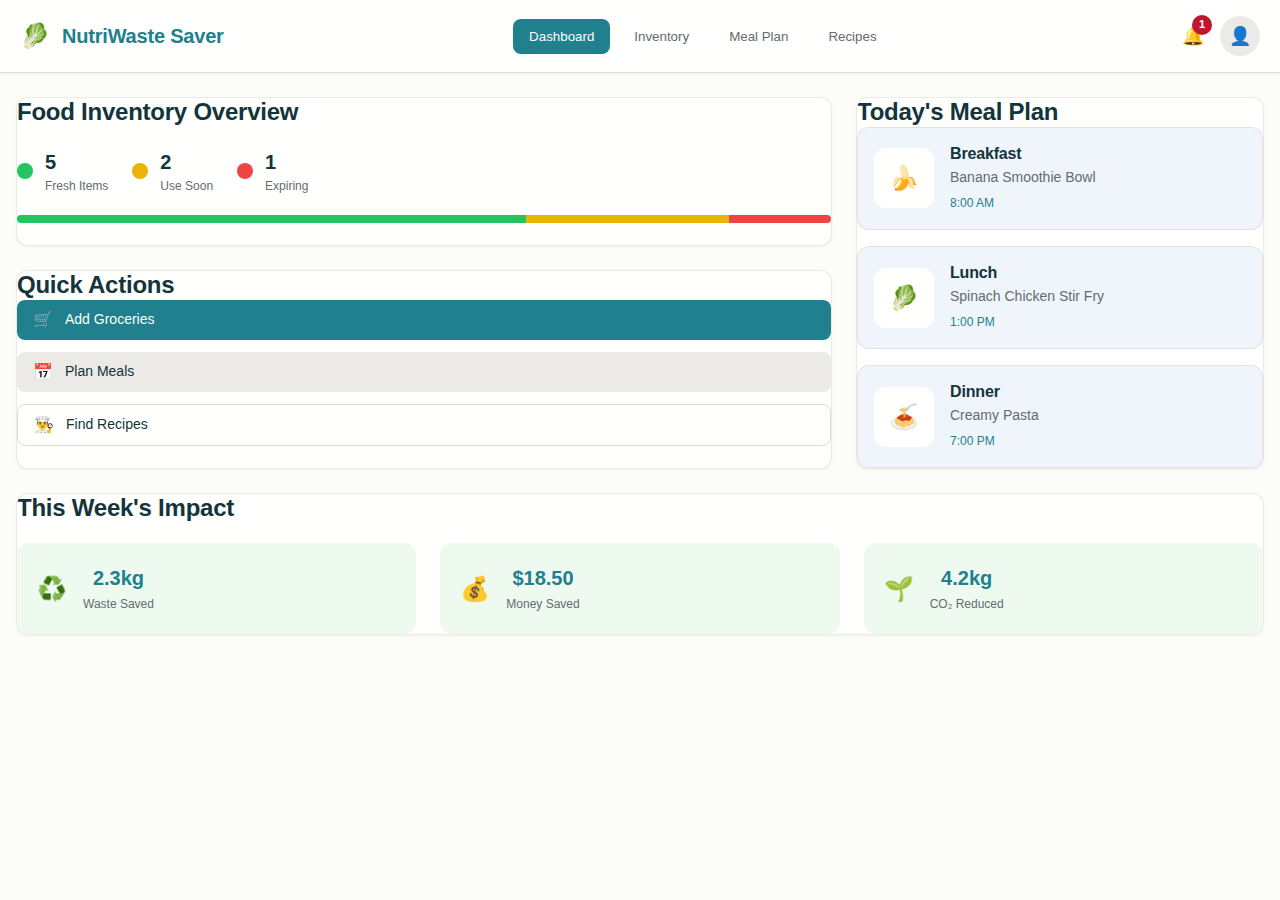
<file: index.html>
<!DOCTYPE html>
<html lang="en">
<head>
    <meta charset="UTF-8">
    <meta name="viewport" content="width=device-width, initial-scale=1.0">
    <title>NutriWaste Saver - Smart Food Management</title>
    <link rel="stylesheet" href="style.css">
</head>
<body>
    <div class="app">
        <!-- Header -->
        <header class="header">
            <div class="header-content">
                <div class="logo">
                    <span class="logo-icon">🥬</span>
                    <h1>NutriWaste Saver</h1>
                </div>
                <nav class="nav">
                    <button class="nav-btn active" data-page="dashboard">Dashboard</button>
                    <button class="nav-btn" data-page="inventory">Inventory</button>
                    <button class="nav-btn" data-page="meal-plan">Meal Plan</button>
                    <button class="nav-btn" data-page="recipes">Recipes</button>
                </nav>
                <div class="user-profile">
                    <div class="notification-bell">
                        <span class="bell-icon">🔔</span>
                        <span class="notification-count">3</span>
                    </div>
                    <div class="avatar">👤</div>
                </div>
            </div>
        </header>

        <!-- Dashboard Page -->
        <main class="page active" id="dashboard">
            <div class="container">
                <div class="dashboard-grid">
                    <!-- Food Inventory Summary -->
                    <section class="card inventory-summary">
                        <h2>Food Inventory Overview</h2>
                        <div class="inventory-stats">
                            <div class="stat-item fresh">
                                <div class="stat-circle green"></div>
                                <div class="stat-info">
                                    <span class="stat-number">8</span>
                                    <span class="stat-label">Fresh Items</span>
                                </div>
                            </div>
                            <div class="stat-item expiring-soon">
                                <div class="stat-circle yellow"></div>
                                <div class="stat-info">
                                    <span class="stat-number">3</span>
                                    <span class="stat-label">Use Soon</span>
                                </div>
                            </div>
                            <div class="stat-item expiring">
                                <div class="stat-circle red"></div>
                                <div class="stat-info">
                                    <span class="stat-number">1</span>
                                    <span class="stat-label">Expiring</span>
                                </div>
                            </div>
                        </div>
                        <div class="freshness-bar">
                            <div class="bar-segment green" style="width: 67%"></div>
                            <div class="bar-segment yellow" style="width: 25%"></div>
                            <div class="bar-segment red" style="width: 8%"></div>
                        </div>
                    </section>

                    <!-- Today's Meal Plan -->
                    <section class="card meal-preview">
                        <h2>Today's Meal Plan</h2>
                        <div class="meal-cards">
                            <div class="meal-card">
                                <div class="meal-icon">🍌</div>
                                <div class="meal-info">
                                    <h3>Breakfast</h3>
                                    <p>Banana Smoothie Bowl</p>
                                    <span class="meal-time">8:00 AM</span>
                                </div>
                            </div>
                            <div class="meal-card">
                                <div class="meal-icon">🥬</div>
                                <div class="meal-info">
                                    <h3>Lunch</h3>
                                    <p>Spinach Chicken Stir Fry</p>
                                    <span class="meal-time">1:00 PM</span>
                                </div>
                            </div>
                            <div class="meal-card">
                                <div class="meal-icon">🍝</div>
                                <div class="meal-info">
                                    <h3>Dinner</h3>
                                    <p>Creamy Pasta</p>
                                    <span class="meal-time">7:00 PM</span>
                                </div>
                            </div>
                        </div>
                    </section>

                    <!-- Quick Actions -->
                    <section class="card quick-actions">
                        <h2>Quick Actions</h2>
                        <div class="action-buttons">
                            <button class="btn btn--primary action-btn" id="add-groceries">
                                <span class="btn-icon">🛒</span>
                                Add Groceries
                            </button>
                            <button class="btn btn--secondary action-btn" id="plan-meals">
                                <span class="btn-icon">📅</span>
                                Plan Meals
                            </button>
                            <button class="btn btn--outline action-btn" id="find-recipes">
                                <span class="btn-icon">👨‍🍳</span>
                                Find Recipes
                            </button>
                        </div>
                    </section>

                    <!-- Waste Impact -->
                    <section class="card waste-impact">
                        <h2>This Week's Impact</h2>
                        <div class="impact-stats">
                            <div class="impact-item">
                                <span class="impact-icon">♻️</span>
                                <div>
                                    <span class="impact-number">2.3kg</span>
                                    <span class="impact-label">Waste Saved</span>
                                </div>
                            </div>
                            <div class="impact-item">
                                <span class="impact-icon">💰</span>
                                <div>
                                    <span class="impact-number">$18.50</span>
                                    <span class="impact-label">Money Saved</span>
                                </div>
                            </div>
                            <div class="impact-item">
                                <span class="impact-icon">🌱</span>
                                <div>
                                    <span class="impact-number">4.2kg</span>
                                    <span class="impact-label">CO₂ Reduced</span>
                                </div>
                            </div>
                        </div>
                    </section>
                </div>
            </div>
        </main>

        <!-- Inventory Page -->
        <main class="page" id="inventory">
            <div class="container">
                <div class="page-header">
                    <h1>Food Inventory</h1>
                    <button class="btn btn--primary" id="add-item-btn">+ Add Item</button>
                </div>
                <div class="inventory-filters">
                    <select class="form-control filter-select" id="category-filter">
                        <option value="">All Categories</option>
                        <option value="Fruits">Fruits</option>
                        <option value="Vegetables">Vegetables</option>
                        <option value="Dairy">Dairy</option>
                        <option value="Meat">Meat</option>
                        <option value="Grains">Grains</option>
                        <option value="Pantry">Pantry</option>
                    </select>
                    <select class="form-control filter-select" id="freshness-filter">
                        <option value="">All Freshness</option>
                        <option value="green">Fresh</option>
                        <option value="yellow">Use Soon</option>
                        <option value="red">Expiring</option>
                    </select>
                </div>
                <div class="inventory-grid" id="inventory-grid">
                    <!-- Food items will be populated by JavaScript -->
                </div>
            </div>
        </main>

        <!-- Meal Plan Page -->
        <main class="page" id="meal-plan">
            <div class="container">
                <div class="meal-plan-layout">
                    <div class="calendar-container">
                        <h1>Weekly Meal Plan</h1>
                        <div class="calendar-grid" id="calendar-grid">
                            <!-- Calendar will be populated by JavaScript -->
                        </div>
                    </div>
                    <div class="sidebar">
                        <div class="recipe-library">
                            <h3>Recipe Library</h3>
                            <input type="text" class="form-control" placeholder="Search recipes..." id="recipe-search">
                            <div class="recipe-list" id="recipe-list">
                                <!-- Recipes will be populated by JavaScript -->
                            </div>
                        </div>
                        <div class="nutrition-summary">
                            <h3>Daily Nutrition</h3>
                            <div class="nutrition-item">
                                <span>Calories: 1850</span>
                                <div class="progress-bar"><div class="progress" style="width: 75%"></div></div>
                            </div>
                            <div class="nutrition-item">
                                <span>Protein: 85g</span>
                                <div class="progress-bar"><div class="progress" style="width: 85%"></div></div>
                            </div>
                            <div class="nutrition-item">
                                <span>Carbs: 220g</span>
                                <div class="progress-bar"><div class="progress" style="width: 70%"></div></div>
                            </div>
                        </div>
                    </div>
                </div>
            </div>
        </main>

        <!-- Recipes Page -->
        <main class="page" id="recipes">
            <div class="container">
                <div class="page-header">
                    <h1>Recipe Suggestions</h1>
                    <div class="recipe-filters">
                        <select class="form-control" id="difficulty-filter">
                            <option value="">All Difficulties</option>
                            <option value="Easy">Easy</option>
                            <option value="Medium">Medium</option>
                            <option value="Hard">Hard</option>
                        </select>
                        <button class="btn btn--outline" id="leftover-filter">Leftover Heroes Only</button>
                    </div>
                </div>
                <div class="recipes-grid" id="recipes-grid">
                    <!-- Recipe cards will be populated by JavaScript -->
                </div>
            </div>
        </main>

        <!-- Notifications Panel -->
        <div class="notifications-panel hidden" id="notifications-panel">
            <div class="panel-header">
                <h3>Notifications</h3>
                <button class="close-btn" id="close-notifications">×</button>
            </div>
            <div class="notifications-list" id="notifications-list">
                <!-- Notifications will be populated by JavaScript -->
            </div>
        </div>

        <!-- Add Item Modal -->
        <div class="modal hidden" id="add-item-modal">
            <div class="modal-content">
                <div class="modal-header">
                    <h3>Add Food Item</h3>
                    <button class="close-btn" id="close-modal">×</button>
                </div>
                <form class="modal-body" id="add-item-form">
                    <div class="form-group">
                        <label class="form-label">Food Name</label>
                        <input type="text" class="form-control" id="item-name" required>
                    </div>
                    <div class="form-group">
                        <label class="form-label">Category</label>
                        <select class="form-control" id="item-category" required>
                            <option value="">Select Category</option>
                            <option value="Fruits">Fruits</option>
                            <option value="Vegetables">Vegetables</option>
                            <option value="Dairy">Dairy</option>
                            <option value="Meat">Meat</option>
                            <option value="Grains">Grains</option>
                            <option value="Pantry">Pantry</option>
                        </select>
                    </div>
                    <div class="form-group">
                        <label class="form-label">Quantity</label>
                        <input type="text" class="form-control" id="item-quantity" required>
                    </div>
                    <div class="form-group">
                        <label class="form-label">Expiry Date</label>
                        <input type="date" class="form-control" id="item-expiry" required>
                    </div>
                    <div class="modal-footer">
                        <button type="button" class="btn btn--outline" id="cancel-add">Cancel</button>
                        <button type="submit" class="btn btn--primary">Add Item</button>
                    </div>
                </form>
            </div>
        </div>
    </div>

    <script src="app.js"></script>
</body>
</html>
</file>
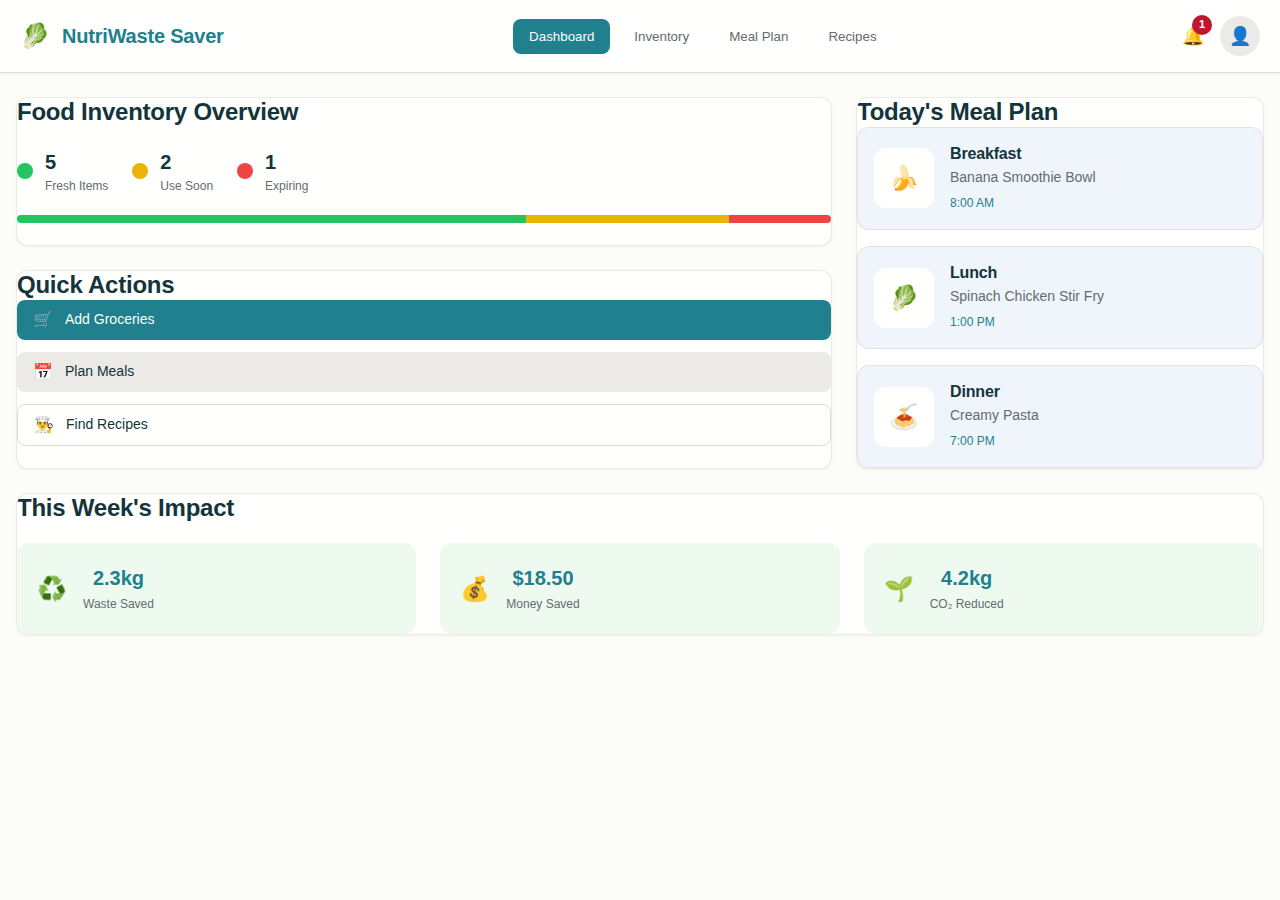
<file: index[1].html>
<!DOCTYPE html>
<html lang="en">
<head>
    <meta charset="UTF-8">
    <meta name="viewport" content="width=device-width, initial-scale=1.0">
    <title>NutriWaste Saver - Smart Food Management</title>
    <link rel="stylesheet" href="style.css">
</head>
<body>
    <div class="app">
        <!-- Header -->
        <header class="header">
            <div class="header-content">
                <div class="logo">
                    <span class="logo-icon">🥬</span>
                    <h1>NutriWaste Saver</h1>
                </div>
                <nav class="nav">
                    <button class="nav-btn active" data-page="dashboard">Dashboard</button>
                    <button class="nav-btn" data-page="inventory">Inventory</button>
                    <button class="nav-btn" data-page="meal-plan">Meal Plan</button>
                    <button class="nav-btn" data-page="recipes">Recipes</button>
                </nav>
                <div class="user-profile">
                    <div class="notification-bell">
                        <span class="bell-icon">🔔</span>
                        <span class="notification-count">3</span>
                    </div>
                    <div class="avatar">👤</div>
                </div>
            </div>
        </header>

        <!-- Dashboard Page -->
        <main class="page active" id="dashboard">
            <div class="container">
                <div class="dashboard-grid">
                    <!-- Food Inventory Summary -->
                    <section class="card inventory-summary">
                        <h2>Food Inventory Overview</h2>
                        <div class="inventory-stats">
                            <div class="stat-item fresh">
                                <div class="stat-circle green"></div>
                                <div class="stat-info">
                                    <span class="stat-number">8</span>
                                    <span class="stat-label">Fresh Items</span>
                                </div>
                            </div>
                            <div class="stat-item expiring-soon">
                                <div class="stat-circle yellow"></div>
                                <div class="stat-info">
                                    <span class="stat-number">3</span>
                                    <span class="stat-label">Use Soon</span>
                                </div>
                            </div>
                            <div class="stat-item expiring">
                                <div class="stat-circle red"></div>
                                <div class="stat-info">
                                    <span class="stat-number">1</span>
                                    <span class="stat-label">Expiring</span>
                                </div>
                            </div>
                        </div>
                        <div class="freshness-bar">
                            <div class="bar-segment green" style="width: 67%"></div>
                            <div class="bar-segment yellow" style="width: 25%"></div>
                            <div class="bar-segment red" style="width: 8%"></div>
                        </div>
                    </section>

                    <!-- Today's Meal Plan -->
                    <section class="card meal-preview">
                        <h2>Today's Meal Plan</h2>
                        <div class="meal-cards">
                            <div class="meal-card">
                                <div class="meal-icon">🍌</div>
                                <div class="meal-info">
                                    <h3>Breakfast</h3>
                                    <p>Banana Smoothie Bowl</p>
                                    <span class="meal-time">8:00 AM</span>
                                </div>
                            </div>
                            <div class="meal-card">
                                <div class="meal-icon">🥬</div>
                                <div class="meal-info">
                                    <h3>Lunch</h3>
                                    <p>Spinach Chicken Stir Fry</p>
                                    <span class="meal-time">1:00 PM</span>
                                </div>
                            </div>
                            <div class="meal-card">
                                <div class="meal-icon">🍝</div>
                                <div class="meal-info">
                                    <h3>Dinner</h3>
                                    <p>Creamy Pasta</p>
                                    <span class="meal-time">7:00 PM</span>
                                </div>
                            </div>
                        </div>
                    </section>

                    <!-- Quick Actions -->
                    <section class="card quick-actions">
                        <h2>Quick Actions</h2>
                        <div class="action-buttons">
                            <button class="btn btn--primary action-btn" id="add-groceries">
                                <span class="btn-icon">🛒</span>
                                Add Groceries
                            </button>
                            <button class="btn btn--secondary action-btn" id="plan-meals">
                                <span class="btn-icon">📅</span>
                                Plan Meals
                            </button>
                            <button class="btn btn--outline action-btn" id="find-recipes">
                                <span class="btn-icon">👨‍🍳</span>
                                Find Recipes
                            </button>
                        </div>
                    </section>

                    <!-- Waste Impact -->
                    <section class="card waste-impact">
                        <h2>This Week's Impact</h2>
                        <div class="impact-stats">
                            <div class="impact-item">
                                <span class="impact-icon">♻️</span>
                                <div>
                                    <span class="impact-number">2.3kg</span>
                                    <span class="impact-label">Waste Saved</span>
                                </div>
                            </div>
                            <div class="impact-item">
                                <span class="impact-icon">💰</span>
                                <div>
                                    <span class="impact-number">$18.50</span>
                                    <span class="impact-label">Money Saved</span>
                                </div>
                            </div>
                            <div class="impact-item">
                                <span class="impact-icon">🌱</span>
                                <div>
                                    <span class="impact-number">4.2kg</span>
                                    <span class="impact-label">CO₂ Reduced</span>
                                </div>
                            </div>
                        </div>
                    </section>
                </div>
            </div>
        </main>

        <!-- Inventory Page -->
        <main class="page" id="inventory">
            <div class="container">
                <div class="page-header">
                    <h1>Food Inventory</h1>
                    <button class="btn btn--primary" id="add-item-btn">+ Add Item</button>
                </div>
                <div class="inventory-filters">
                    <select class="form-control filter-select" id="category-filter">
                        <option value="">All Categories</option>
                        <option value="Fruits">Fruits</option>
                        <option value="Vegetables">Vegetables</option>
                        <option value="Dairy">Dairy</option>
                        <option value="Meat">Meat</option>
                        <option value="Grains">Grains</option>
                        <option value="Pantry">Pantry</option>
                    </select>
                    <select class="form-control filter-select" id="freshness-filter">
                        <option value="">All Freshness</option>
                        <option value="green">Fresh</option>
                        <option value="yellow">Use Soon</option>
                        <option value="red">Expiring</option>
                    </select>
                </div>
                <div class="inventory-grid" id="inventory-grid">
                    <!-- Food items will be populated by JavaScript -->
                </div>
            </div>
        </main>

        <!-- Meal Plan Page -->
        <main class="page" id="meal-plan">
            <div class="container">
                <div class="meal-plan-layout">
                    <div class="calendar-container">
                        <h1>Weekly Meal Plan</h1>
                        <div class="calendar-grid" id="calendar-grid">
                            <!-- Calendar will be populated by JavaScript -->
                        </div>
                    </div>
                    <div class="sidebar">
                        <div class="recipe-library">
                            <h3>Recipe Library</h3>
                            <input type="text" class="form-control" placeholder="Search recipes..." id="recipe-search">
                            <div class="recipe-list" id="recipe-list">
                                <!-- Recipes will be populated by JavaScript -->
                            </div>
                        </div>
                        <div class="nutrition-summary">
                            <h3>Daily Nutrition</h3>
                            <div class="nutrition-item">
                                <span>Calories: 1850</span>
                                <div class="progress-bar"><div class="progress" style="width: 75%"></div></div>
                            </div>
                            <div class="nutrition-item">
                                <span>Protein: 85g</span>
                                <div class="progress-bar"><div class="progress" style="width: 85%"></div></div>
                            </div>
                            <div class="nutrition-item">
                                <span>Carbs: 220g</span>
                                <div class="progress-bar"><div class="progress" style="width: 70%"></div></div>
                            </div>
                        </div>
                    </div>
                </div>
            </div>
        </main>

        <!-- Recipes Page -->
        <main class="page" id="recipes">
            <div class="container">
                <div class="page-header">
                    <h1>Recipe Suggestions</h1>
                    <div class="recipe-filters">
                        <select class="form-control" id="difficulty-filter">
                            <option value="">All Difficulties</option>
                            <option value="Easy">Easy</option>
                            <option value="Medium">Medium</option>
                            <option value="Hard">Hard</option>
                        </select>
                        <button class="btn btn--outline" id="leftover-filter">Leftover Heroes Only</button>
                    </div>
                </div>
                <div class="recipes-grid" id="recipes-grid">
                    <!-- Recipe cards will be populated by JavaScript -->
                </div>
            </div>
        </main>

        <!-- Notifications Panel -->
        <div class="notifications-panel hidden" id="notifications-panel">
            <div class="panel-header">
                <h3>Notifications</h3>
                <button class="close-btn" id="close-notifications">×</button>
            </div>
            <div class="notifications-list" id="notifications-list">
                <!-- Notifications will be populated by JavaScript -->
            </div>
        </div>

        <!-- Add Item Modal -->
        <div class="modal hidden" id="add-item-modal">
            <div class="modal-content">
                <div class="modal-header">
                    <h3>Add Food Item</h3>
                    <button class="close-btn" id="close-modal">×</button>
                </div>
                <form class="modal-body" id="add-item-form">
                    <div class="form-group">
                        <label class="form-label">Food Name</label>
                        <input type="text" class="form-control" id="item-name" required>
                    </div>
                    <div class="form-group">
                        <label class="form-label">Category</label>
                        <select class="form-control" id="item-category" required>
                            <option value="">Select Category</option>
                            <option value="Fruits">Fruits</option>
                            <option value="Vegetables">Vegetables</option>
                            <option value="Dairy">Dairy</option>
                            <option value="Meat">Meat</option>
                            <option value="Grains">Grains</option>
                            <option value="Pantry">Pantry</option>
                        </select>
                    </div>
                    <div class="form-group">
                        <label class="form-label">Quantity</label>
                        <input type="text" class="form-control" id="item-quantity" required>
                    </div>
                    <div class="form-group">
                        <label class="form-label">Expiry Date</label>
                        <input type="date" class="form-control" id="item-expiry" required>
                    </div>
                    <div class="modal-footer">
                        <button type="button" class="btn btn--outline" id="cancel-add">Cancel</button>
                        <button type="submit" class="btn btn--primary">Add Item</button>
                    </div>
                </form>
            </div>
        </div>
    </div>

    <script src="app.js"></script>
</body>
</html>
</file>
<file: style.css>
:root {
  /* Primitive Color Tokens */
  --color-white: rgba(255, 255, 255, 1);
  --color-black: rgba(0, 0, 0, 1);
  --color-cream-50: rgba(252, 252, 249, 1);
  --color-cream-100: rgba(255, 255, 253, 1);
  --color-gray-200: rgba(245, 245, 245, 1);
  --color-gray-300: rgba(167, 169, 169, 1);
  --color-gray-400: rgba(119, 124, 124, 1);
  --color-slate-500: rgba(98, 108, 113, 1);
  --color-brown-600: rgba(94, 82, 64, 1);
  --color-charcoal-700: rgba(31, 33, 33, 1);
  --color-charcoal-800: rgba(38, 40, 40, 1);
  --color-slate-900: rgba(19, 52, 59, 1);
  --color-teal-300: rgba(50, 184, 198, 1);
  --color-teal-400: rgba(45, 166, 178, 1);
  --color-teal-500: rgba(33, 128, 141, 1);
  --color-teal-600: rgba(29, 116, 128, 1);
  --color-teal-700: rgba(26, 104, 115, 1);
  --color-teal-800: rgba(41, 150, 161, 1);
  --color-red-400: rgba(255, 84, 89, 1);
  --color-red-500: rgba(192, 21, 47, 1);
  --color-orange-400: rgba(230, 129, 97, 1);
  --color-orange-500: rgba(168, 75, 47, 1);

  /* RGB versions for opacity control */
  --color-brown-600-rgb: 94, 82, 64;
  --color-teal-500-rgb: 33, 128, 141;
  --color-slate-900-rgb: 19, 52, 59;
  --color-slate-500-rgb: 98, 108, 113;
  --color-red-500-rgb: 192, 21, 47;
  --color-red-400-rgb: 255, 84, 89;
  --color-orange-500-rgb: 168, 75, 47;
  --color-orange-400-rgb: 230, 129, 97;

  /* Background color tokens (Light Mode) */
  --color-bg-1: rgba(59, 130, 246, 0.08); /* Light blue */
  --color-bg-2: rgba(245, 158, 11, 0.08); /* Light yellow */
  --color-bg-3: rgba(34, 197, 94, 0.08); /* Light green */
  --color-bg-4: rgba(239, 68, 68, 0.08); /* Light red */
  --color-bg-5: rgba(147, 51, 234, 0.08); /* Light purple */
  --color-bg-6: rgba(249, 115, 22, 0.08); /* Light orange */
  --color-bg-7: rgba(236, 72, 153, 0.08); /* Light pink */
  --color-bg-8: rgba(6, 182, 212, 0.08); /* Light cyan */

  /* Semantic Color Tokens (Light Mode) */
  --color-background: var(--color-cream-50);
  --color-surface: var(--color-cream-100);
  --color-text: var(--color-slate-900);
  --color-text-secondary: var(--color-slate-500);
  --color-primary: var(--color-teal-500);
  --color-primary-hover: var(--color-teal-600);
  --color-primary-active: var(--color-teal-700);
  --color-secondary: rgba(var(--color-brown-600-rgb), 0.12);
  --color-secondary-hover: rgba(var(--color-brown-600-rgb), 0.2);
  --color-secondary-active: rgba(var(--color-brown-600-rgb), 0.25);
  --color-border: rgba(var(--color-brown-600-rgb), 0.2);
  --color-btn-primary-text: var(--color-cream-50);
  --color-card-border: rgba(var(--color-brown-600-rgb), 0.12);
  --color-card-border-inner: rgba(var(--color-brown-600-rgb), 0.12);
  --color-error: var(--color-red-500);
  --color-success: var(--color-teal-500);
  --color-warning: var(--color-orange-500);
  --color-info: var(--color-slate-500);
  --color-focus-ring: rgba(var(--color-teal-500-rgb), 0.4);
  --color-select-caret: rgba(var(--color-slate-900-rgb), 0.8);

  /* Common style patterns */
  --focus-ring: 0 0 0 3px var(--color-focus-ring);
  --focus-outline: 2px solid var(--color-primary);
  --status-bg-opacity: 0.15;
  --status-border-opacity: 0.25;
  --select-caret-light: url("data:image/svg+xml,%3Csvg xmlns='http://www.w3.org/2000/svg' width='16' height='16' viewBox='0 0 24 24' fill='none' stroke='%23134252' stroke-width='2' stroke-linecap='round' stroke-linejoin='round'%3E%3Cpolyline points='6 9 12 15 18 9'%3E%3C/polyline%3E%3C/svg%3E");
  --select-caret-dark: url("data:image/svg+xml,%3Csvg xmlns='http://www.w3.org/2000/svg' width='16' height='16' viewBox='0 0 24 24' fill='none' stroke='%23f5f5f5' stroke-width='2' stroke-linecap='round' stroke-linejoin='round'%3E%3Cpolyline points='6 9 12 15 18 9'%3E%3C/polyline%3E%3C/svg%3E");

  /* RGB versions for opacity control */
  --color-success-rgb: 33, 128, 141;
  --color-error-rgb: 192, 21, 47;
  --color-warning-rgb: 168, 75, 47;
  --color-info-rgb: 98, 108, 113;

  /* Typography */
  --font-family-base: "FKGroteskNeue", "Geist", "Inter", -apple-system,
    BlinkMacSystemFont, "Segoe UI", Roboto, sans-serif;
  --font-family-mono: "Berkeley Mono", ui-monospace, SFMono-Regular, Menlo,
    Monaco, Consolas, monospace;
  --font-size-xs: 11px;
  --font-size-sm: 12px;
  --font-size-base: 14px;
  --font-size-md: 14px;
  --font-size-lg: 16px;
  --font-size-xl: 18px;
  --font-size-2xl: 20px;
  --font-size-3xl: 24px;
  --font-size-4xl: 30px;
  --font-weight-normal: 400;
  --font-weight-medium: 500;
  --font-weight-semibold: 550;
  --font-weight-bold: 600;
  --line-height-tight: 1.2;
  --line-height-normal: 1.5;
  --letter-spacing-tight: -0.01em;

  /* Spacing */
  --space-0: 0;
  --space-1: 1px;
  --space-2: 2px;
  --space-4: 4px;
  --space-6: 6px;
  --space-8: 8px;
  --space-10: 10px;
  --space-12: 12px;
  --space-16: 16px;
  --space-20: 20px;
  --space-24: 24px;
  --space-32: 32px;

  /* Border Radius */
  --radius-sm: 6px;
  --radius-base: 8px;
  --radius-md: 10px;
  --radius-lg: 12px;
  --radius-full: 9999px;

  /* Shadows */
  --shadow-xs: 0 1px 2px rgba(0, 0, 0, 0.02);
  --shadow-sm: 0 1px 3px rgba(0, 0, 0, 0.04), 0 1px 2px rgba(0, 0, 0, 0.02);
  --shadow-md: 0 4px 6px -1px rgba(0, 0, 0, 0.04),
    0 2px 4px -1px rgba(0, 0, 0, 0.02);
  --shadow-lg: 0 10px 15px -3px rgba(0, 0, 0, 0.04),
    0 4px 6px -2px rgba(0, 0, 0, 0.02);
  --shadow-inset-sm: inset 0 1px 0 rgba(255, 255, 255, 0.15),
    inset 0 -1px 0 rgba(0, 0, 0, 0.03);

  /* Animation */
  --duration-fast: 150ms;
  --duration-normal: 250ms;
  --ease-standard: cubic-bezier(0.16, 1, 0.3, 1);

  /* Layout */
  --container-sm: 640px;
  --container-md: 768px;
  --container-lg: 1024px;
  --container-xl: 1280px;
}

/* Dark mode colors */
@media (prefers-color-scheme: dark) {
  :root {
    /* RGB versions for opacity control (Dark Mode) */
    --color-gray-400-rgb: 119, 124, 124;
    --color-teal-300-rgb: 50, 184, 198;
    --color-gray-300-rgb: 167, 169, 169;
    --color-gray-200-rgb: 245, 245, 245;

    /* Background color tokens (Dark Mode) */
    --color-bg-1: rgba(29, 78, 216, 0.15); /* Dark blue */
    --color-bg-2: rgba(180, 83, 9, 0.15); /* Dark yellow */
    --color-bg-3: rgba(21, 128, 61, 0.15); /* Dark green */
    --color-bg-4: rgba(185, 28, 28, 0.15); /* Dark red */
    --color-bg-5: rgba(107, 33, 168, 0.15); /* Dark purple */
    --color-bg-6: rgba(194, 65, 12, 0.15); /* Dark orange */
    --color-bg-7: rgba(190, 24, 93, 0.15); /* Dark pink */
    --color-bg-8: rgba(8, 145, 178, 0.15); /* Dark cyan */

    /* Semantic Color Tokens (Dark Mode) */
    --color-background: var(--color-charcoal-700);
    --color-surface: var(--color-charcoal-800);
    --color-text: var(--color-gray-200);
    --color-text-secondary: rgba(var(--color-gray-300-rgb), 0.7);
    --color-primary: var(--color-teal-300);
    --color-primary-hover: var(--color-teal-400);
    --color-primary-active: var(--color-teal-800);
    --color-secondary: rgba(var(--color-gray-400-rgb), 0.15);
    --color-secondary-hover: rgba(var(--color-gray-400-rgb), 0.25);
    --color-secondary-active: rgba(var(--color-gray-400-rgb), 0.3);
    --color-border: rgba(var(--color-gray-400-rgb), 0.3);
    --color-error: var(--color-red-400);
    --color-success: var(--color-teal-300);
    --color-warning: var(--color-orange-400);
    --color-info: var(--color-gray-300);
    --color-focus-ring: rgba(var(--color-teal-300-rgb), 0.4);
    --color-btn-primary-text: var(--color-slate-900);
    --color-card-border: rgba(var(--color-gray-400-rgb), 0.2);
    --color-card-border-inner: rgba(var(--color-gray-400-rgb), 0.15);
    --shadow-inset-sm: inset 0 1px 0 rgba(255, 255, 255, 0.1),
      inset 0 -1px 0 rgba(0, 0, 0, 0.15);
    --button-border-secondary: rgba(var(--color-gray-400-rgb), 0.2);
    --color-border-secondary: rgba(var(--color-gray-400-rgb), 0.2);
    --color-select-caret: rgba(var(--color-gray-200-rgb), 0.8);

    /* Common style patterns - updated for dark mode */
    --focus-ring: 0 0 0 3px var(--color-focus-ring);
    --focus-outline: 2px solid var(--color-primary);
    --status-bg-opacity: 0.15;
    --status-border-opacity: 0.25;
    --select-caret-light: url("data:image/svg+xml,%3Csvg xmlns='http://www.w3.org/2000/svg' width='16' height='16' viewBox='0 0 24 24' fill='none' stroke='%23134252' stroke-width='2' stroke-linecap='round' stroke-linejoin='round'%3E%3Cpolyline points='6 9 12 15 18 9'%3E%3C/polyline%3E%3C/svg%3E");
    --select-caret-dark: url("data:image/svg+xml,%3Csvg xmlns='http://www.w3.org/2000/svg' width='16' height='16' viewBox='0 0 24 24' fill='none' stroke='%23f5f5f5' stroke-width='2' stroke-linecap='round' stroke-linejoin='round'%3E%3Cpolyline points='6 9 12 15 18 9'%3E%3C/polyline%3E%3C/svg%3E");

    /* RGB versions for dark mode */
    --color-success-rgb: var(--color-teal-300-rgb);
    --color-error-rgb: var(--color-red-400-rgb);
    --color-warning-rgb: var(--color-orange-400-rgb);
    --color-info-rgb: var(--color-gray-300-rgb);
  }
}

/* Data attribute for manual theme switching */
[data-color-scheme="dark"] {
  /* RGB versions for opacity control (dark mode) */
  --color-gray-400-rgb: 119, 124, 124;
  --color-teal-300-rgb: 50, 184, 198;
  --color-gray-300-rgb: 167, 169, 169;
  --color-gray-200-rgb: 245, 245, 245;

  /* Colorful background palette - Dark Mode */
  --color-bg-1: rgba(29, 78, 216, 0.15); /* Dark blue */
  --color-bg-2: rgba(180, 83, 9, 0.15); /* Dark yellow */
  --color-bg-3: rgba(21, 128, 61, 0.15); /* Dark green */
  --color-bg-4: rgba(185, 28, 28, 0.15); /* Dark red */
  --color-bg-5: rgba(107, 33, 168, 0.15); /* Dark purple */
  --color-bg-6: rgba(194, 65, 12, 0.15); /* Dark orange */
  --color-bg-7: rgba(190, 24, 93, 0.15); /* Dark pink */
  --color-bg-8: rgba(8, 145, 178, 0.15); /* Dark cyan */

  /* Semantic Color Tokens (Dark Mode) */
  --color-background: var(--color-charcoal-700);
  --color-surface: var(--color-charcoal-800);
  --color-text: var(--color-gray-200);
  --color-text-secondary: rgba(var(--color-gray-300-rgb), 0.7);
  --color-primary: var(--color-teal-300);
  --color-primary-hover: var(--color-teal-400);
  --color-primary-active: var(--color-teal-800);
  --color-secondary: rgba(var(--color-gray-400-rgb), 0.15);
  --color-secondary-hover: rgba(var(--color-gray-400-rgb), 0.25);
  --color-secondary-active: rgba(var(--color-gray-400-rgb), 0.3);
  --color-border: rgba(var(--color-gray-400-rgb), 0.3);
  --color-error: var(--color-red-400);
  --color-success: var(--color-teal-300);
  --color-warning: var(--color-orange-400);
  --color-info: var(--color-gray-300);
  --color-focus-ring: rgba(var(--color-teal-300-rgb), 0.4);
  --color-btn-primary-text: var(--color-slate-900);
  --color-card-border: rgba(var(--color-gray-400-rgb), 0.15);
  --color-card-border-inner: rgba(var(--color-gray-400-rgb), 0.15);
  --shadow-inset-sm: inset 0 1px 0 rgba(255, 255, 255, 0.1),
    inset 0 -1px 0 rgba(0, 0, 0, 0.15);
  --color-border-secondary: rgba(var(--color-gray-400-rgb), 0.2);
  --color-select-caret: rgba(var(--color-gray-200-rgb), 0.8);

  /* Common style patterns - updated for dark mode */
  --focus-ring: 0 0 0 3px var(--color-focus-ring);
  --focus-outline: 2px solid var(--color-primary);
  --status-bg-opacity: 0.15;
  --status-border-opacity: 0.25;
  --select-caret-light: url("data:image/svg+xml,%3Csvg xmlns='http://www.w3.org/2000/svg' width='16' height='16' viewBox='0 0 24 24' fill='none' stroke='%23134252' stroke-width='2' stroke-linecap='round' stroke-linejoin='round'%3E%3Cpolyline points='6 9 12 15 18 9'%3E%3C/polyline%3E%3C/svg%3E");
  --select-caret-dark: url("data:image/svg+xml,%3Csvg xmlns='http://www.w3.org/2000/svg' width='16' height='16' viewBox='0 0 24 24' fill='none' stroke='%23f5f5f5' stroke-width='2' stroke-linecap='round' stroke-linejoin='round'%3E%3Cpolyline points='6 9 12 15 18 9'%3E%3C/polyline%3E%3C/svg%3E");

  /* RGB versions for dark mode */
  --color-success-rgb: var(--color-teal-300-rgb);
  --color-error-rgb: var(--color-red-400-rgb);
  --color-warning-rgb: var(--color-orange-400-rgb);
  --color-info-rgb: var(--color-gray-300-rgb);
}

[data-color-scheme="light"] {
  /* RGB versions for opacity control (light mode) */
  --color-brown-600-rgb: 94, 82, 64;
  --color-teal-500-rgb: 33, 128, 141;
  --color-slate-900-rgb: 19, 52, 59;

  /* Semantic Color Tokens (Light Mode) */
  --color-background: var(--color-cream-50);
  --color-surface: var(--color-cream-100);
  --color-text: var(--color-slate-900);
  --color-text-secondary: var(--color-slate-500);
  --color-primary: var(--color-teal-500);
  --color-primary-hover: var(--color-teal-600);
  --color-primary-active: var(--color-teal-700);
  --color-secondary: rgba(var(--color-brown-600-rgb), 0.12);
  --color-secondary-hover: rgba(var(--color-brown-600-rgb), 0.2);
  --color-secondary-active: rgba(var(--color-brown-600-rgb), 0.25);
  --color-border: rgba(var(--color-brown-600-rgb), 0.2);
  --color-btn-primary-text: var(--color-cream-50);
  --color-card-border: rgba(var(--color-brown-600-rgb), 0.12);
  --color-card-border-inner: rgba(var(--color-brown-600-rgb), 0.12);
  --color-error: var(--color-red-500);
  --color-success: var(--color-teal-500);
  --color-warning: var(--color-orange-500);
  --color-info: var(--color-slate-500);
  --color-focus-ring: rgba(var(--color-teal-500-rgb), 0.4);

  /* RGB versions for light mode */
  --color-success-rgb: var(--color-teal-500-rgb);
  --color-error-rgb: var(--color-red-500-rgb);
  --color-warning-rgb: var(--color-orange-500-rgb);
  --color-info-rgb: var(--color-slate-500-rgb);
}

/* Base styles */
html {
  font-size: var(--font-size-base);
  font-family: var(--font-family-base);
  line-height: var(--line-height-normal);
  color: var(--color-text);
  background-color: var(--color-background);
  -webkit-font-smoothing: antialiased;
  box-sizing: border-box;
}

body {
  margin: 0;
  padding: 0;
}

*,
*::before,
*::after {
  box-sizing: inherit;
}

/* Typography */
h1,
h2,
h3,
h4,
h5,
h6 {
  margin: 0;
  font-weight: var(--font-weight-semibold);
  line-height: var(--line-height-tight);
  color: var(--color-text);
  letter-spacing: var(--letter-spacing-tight);
}

h1 {
  font-size: var(--font-size-4xl);
}
h2 {
  font-size: var(--font-size-3xl);
}
h3 {
  font-size: var(--font-size-2xl);
}
h4 {
  font-size: var(--font-size-xl);
}
h5 {
  font-size: var(--font-size-lg);
}
h6 {
  font-size: var(--font-size-md);
}

p {
  margin: 0 0 var(--space-16) 0;
}

a {
  color: var(--color-primary);
  text-decoration: none;
  transition: color var(--duration-fast) var(--ease-standard);
}

a:hover {
  color: var(--color-primary-hover);
}

code,
pre {
  font-family: var(--font-family-mono);
  font-size: calc(var(--font-size-base) * 0.95);
  background-color: var(--color-secondary);
  border-radius: var(--radius-sm);
}

code {
  padding: var(--space-1) var(--space-4);
}

pre {
  padding: var(--space-16);
  margin: var(--space-16) 0;
  overflow: auto;
  border: 1px solid var(--color-border);
}

pre code {
  background: none;
  padding: 0;
}

/* Buttons */
.btn {
  display: inline-flex;
  align-items: center;
  justify-content: center;
  padding: var(--space-8) var(--space-16);
  border-radius: var(--radius-base);
  font-size: var(--font-size-base);
  font-weight: 500;
  line-height: 1.5;
  cursor: pointer;
  transition: all var(--duration-normal) var(--ease-standard);
  border: none;
  text-decoration: none;
  position: relative;
}

.btn:focus-visible {
  outline: none;
  box-shadow: var(--focus-ring);
}

.btn--primary {
  background: var(--color-primary);
  color: var(--color-btn-primary-text);
}

.btn--primary:hover {
  background: var(--color-primary-hover);
}

.btn--primary:active {
  background: var(--color-primary-active);
}

.btn--secondary {
  background: var(--color-secondary);
  color: var(--color-text);
}

.btn--secondary:hover {
  background: var(--color-secondary-hover);
}

.btn--secondary:active {
  background: var(--color-secondary-active);
}

.btn--outline {
  background: transparent;
  border: 1px solid var(--color-border);
  color: var(--color-text);
}

.btn--outline:hover {
  background: var(--color-secondary);
}

.btn--sm {
  padding: var(--space-4) var(--space-12);
  font-size: var(--font-size-sm);
  border-radius: var(--radius-sm);
}

.btn--lg {
  padding: var(--space-10) var(--space-20);
  font-size: var(--font-size-lg);
  border-radius: var(--radius-md);
}

.btn--full-width {
  width: 100%;
}

.btn:disabled {
  opacity: 0.5;
  cursor: not-allowed;
}

/* Form elements */
.form-control {
  display: block;
  width: 100%;
  padding: var(--space-8) var(--space-12);
  font-size: var(--font-size-md);
  line-height: 1.5;
  color: var(--color-text);
  background-color: var(--color-surface);
  border: 1px solid var(--color-border);
  border-radius: var(--radius-base);
  transition: border-color var(--duration-fast) var(--ease-standard),
    box-shadow var(--duration-fast) var(--ease-standard);
}

textarea.form-control {
  font-family: var(--font-family-base);
  font-size: var(--font-size-base);
}

select.form-control {
  padding: var(--space-8) var(--space-12);
  -webkit-appearance: none;
  -moz-appearance: none;
  appearance: none;
  background-image: var(--select-caret-light);
  background-repeat: no-repeat;
  background-position: right var(--space-12) center;
  background-size: 16px;
  padding-right: var(--space-32);
}

/* Add a dark mode specific caret */
@media (prefers-color-scheme: dark) {
  select.form-control {
    background-image: var(--select-caret-dark);
  }
}

/* Also handle data-color-scheme */
[data-color-scheme="dark"] select.form-control {
  background-image: var(--select-caret-dark);
}

[data-color-scheme="light"] select.form-control {
  background-image: var(--select-caret-light);
}

.form-control:focus {
  border-color: var(--color-primary);
  outline: var(--focus-outline);
}

.form-label {
  display: block;
  margin-bottom: var(--space-8);
  font-weight: var(--font-weight-medium);
  font-size: var(--font-size-sm);
}

.form-group {
  margin-bottom: var(--space-16);
}

/* Card component */
.card {
  background-color: var(--color-surface);
  border-radius: var(--radius-lg);
  border: 1px solid var(--color-card-border);
  box-shadow: var(--shadow-sm);
  overflow: hidden;
  transition: box-shadow var(--duration-normal) var(--ease-standard);
}

.card:hover {
  box-shadow: var(--shadow-md);
}

.card__body {
  padding: var(--space-16);
}

.card__header,
.card__footer {
  padding: var(--space-16);
  border-bottom: 1px solid var(--color-card-border-inner);
}

/* Status indicators - simplified with CSS variables */
.status {
  display: inline-flex;
  align-items: center;
  padding: var(--space-6) var(--space-12);
  border-radius: var(--radius-full);
  font-weight: var(--font-weight-medium);
  font-size: var(--font-size-sm);
}

.status--success {
  background-color: rgba(
    var(--color-success-rgb, 33, 128, 141),
    var(--status-bg-opacity)
  );
  color: var(--color-success);
  border: 1px solid
    rgba(var(--color-success-rgb, 33, 128, 141), var(--status-border-opacity));
}

.status--error {
  background-color: rgba(
    var(--color-error-rgb, 192, 21, 47),
    var(--status-bg-opacity)
  );
  color: var(--color-error);
  border: 1px solid
    rgba(var(--color-error-rgb, 192, 21, 47), var(--status-border-opacity));
}

.status--warning {
  background-color: rgba(
    var(--color-warning-rgb, 168, 75, 47),
    var(--status-bg-opacity)
  );
  color: var(--color-warning);
  border: 1px solid
    rgba(var(--color-warning-rgb, 168, 75, 47), var(--status-border-opacity));
}

.status--info {
  background-color: rgba(
    var(--color-info-rgb, 98, 108, 113),
    var(--status-bg-opacity)
  );
  color: var(--color-info);
  border: 1px solid
    rgba(var(--color-info-rgb, 98, 108, 113), var(--status-border-opacity));
}

/* Container layout */
.container {
  width: 100%;
  margin-right: auto;
  margin-left: auto;
  padding-right: var(--space-16);
  padding-left: var(--space-16);
}

@media (min-width: 640px) {
  .container {
    max-width: var(--container-sm);
  }
}
@media (min-width: 768px) {
  .container {
    max-width: var(--container-md);
  }
}
@media (min-width: 1024px) {
  .container {
    max-width: var(--container-lg);
  }
}
@media (min-width: 1280px) {
  .container {
    max-width: var(--container-xl);
  }
}

/* Utility classes */
.flex {
  display: flex;
}
.flex-col {
  flex-direction: column;
}
.items-center {
  align-items: center;
}
.justify-center {
  justify-content: center;
}
.justify-between {
  justify-content: space-between;
}
.gap-4 {
  gap: var(--space-4);
}
.gap-8 {
  gap: var(--space-8);
}
.gap-16 {
  gap: var(--space-16);
}

.m-0 {
  margin: 0;
}
.mt-8 {
  margin-top: var(--space-8);
}
.mb-8 {
  margin-bottom: var(--space-8);
}
.mx-8 {
  margin-left: var(--space-8);
  margin-right: var(--space-8);
}
.my-8 {
  margin-top: var(--space-8);
  margin-bottom: var(--space-8);
}

.p-0 {
  padding: 0;
}
.py-8 {
  padding-top: var(--space-8);
  padding-bottom: var(--space-8);
}
.px-8 {
  padding-left: var(--space-8);
  padding-right: var(--space-8);
}
.py-16 {
  padding-top: var(--space-16);
  padding-bottom: var(--space-16);
}
.px-16 {
  padding-left: var(--space-16);
  padding-right: var(--space-16);
}

.block {
  display: block;
}
.hidden {
  display: none;
}

/* Accessibility */
.sr-only {
  position: absolute;
  width: 1px;
  height: 1px;
  padding: 0;
  margin: -1px;
  overflow: hidden;
  clip: rect(0, 0, 0, 0);
  white-space: nowrap;
  border-width: 0;
}

:focus-visible {
  outline: var(--focus-outline);
  outline-offset: 2px;
}

/* Dark mode specifics */
[data-color-scheme="dark"] .btn--outline {
  border: 1px solid var(--color-border-secondary);
}

@font-face {
  font-family: 'FKGroteskNeue';
  src: url('https://r2cdn.perplexity.ai/fonts/FKGroteskNeue.woff2')
    format('woff2');
}

/* END PERPLEXITY DESIGN SYSTEM */
/* Custom styles for NutriWaste Saver */
.app {
  min-height: 100vh;
  background-color: var(--color-background);
}

/* Header Styles */
.header {
  background-color: var(--color-surface);
  border-bottom: 1px solid var(--color-border);
  box-shadow: var(--shadow-sm);
  position: sticky;
  top: 0;
  z-index: 100;
}

.header-content {
  display: flex;
  align-items: center;
  justify-content: space-between;
  max-width: var(--container-xl);
  margin: 0 auto;
  padding: var(--space-16) var(--space-20);
}

.logo {
  display: flex;
  align-items: center;
  gap: var(--space-12);
}

.logo-icon {
  font-size: var(--font-size-3xl);
}

.logo h1 {
  color: var(--color-primary);
  font-size: var(--font-size-2xl);
  font-weight: var(--font-weight-bold);
  margin: 0;
}

.nav {
  display: flex;
  gap: var(--space-8);
}

.nav-btn {
  padding: var(--space-10) var(--space-16);
  border: none;
  background: transparent;
  color: var(--color-text-secondary);
  border-radius: var(--radius-base);
  cursor: pointer;
  transition: all var(--duration-fast) var(--ease-standard);
  font-weight: var(--font-weight-medium);
}

.nav-btn:hover {
  background-color: var(--color-secondary);
  color: var(--color-text);
}

.nav-btn.active {
  background-color: var(--color-primary);
  color: var(--color-btn-primary-text);
}

.user-profile {
  display: flex;
  align-items: center;
  gap: var(--space-16);
}

.notification-bell {
  position: relative;
  cursor: pointer;
}

.bell-icon {
  font-size: var(--font-size-xl);
}

.notification-count {
  position: absolute;
  top: -8px;
  right: -8px;
  background-color: var(--color-error);
  color: white;
  border-radius: var(--radius-full);
  width: 20px;
  height: 20px;
  display: flex;
  align-items: center;
  justify-content: center;
  font-size: var(--font-size-xs);
  font-weight: var(--font-weight-bold);
}

.avatar {
  width: 40px;
  height: 40px;
  border-radius: var(--radius-full);
  background-color: var(--color-secondary);
  display: flex;
  align-items: center;
  justify-content: center;
  font-size: var(--font-size-xl);
  cursor: pointer;
}

/* Page Management */
.page {
  display: none;
  padding: var(--space-24) 0;
  min-height: calc(100vh - 80px);
}

.page.active {
  display: block;
}

/* Dashboard Layout */
.dashboard-grid {
  display: grid;
  grid-template-columns: 2fr 1fr;
  grid-template-rows: auto auto;
  gap: var(--space-24);
}

.inventory-summary {
  grid-column: 1 / 2;
  grid-row: 1 / 2;
}

.meal-preview {
  grid-column: 2 / 3;
  grid-row: 1 / 3;
}

.quick-actions {
  grid-column: 1 / 2;
  grid-row: 2 / 3;
}

.waste-impact {
  grid-column: 1 / 3;
  grid-row: 3 / 4;
}

/* Inventory Summary */
.inventory-stats {
  display: flex;
  gap: var(--space-24);
  margin: var(--space-20) 0;
}

.stat-item {
  display: flex;
  align-items: center;
  gap: var(--space-12);
}

.stat-circle {
  width: 16px;
  height: 16px;
  border-radius: var(--radius-full);
}

.stat-circle.green {
  background-color: #22c55e;
}

.stat-circle.yellow {
  background-color: #eab308;
}

.stat-circle.red {
  background-color: #ef4444;
}

.stat-info {
  display: flex;
  flex-direction: column;
}

.stat-number {
  font-size: var(--font-size-2xl);
  font-weight: var(--font-weight-bold);
  color: var(--color-text);
}

.stat-label {
  font-size: var(--font-size-sm);
  color: var(--color-text-secondary);
}

.freshness-bar {
  display: flex;
  height: 8px;
  border-radius: var(--radius-sm);
  overflow: hidden;
  margin-top: var(--space-16);
}

.bar-segment {
  height: 100%;
}

.bar-segment.green {
  background-color: #22c55e;
}

.bar-segment.yellow {
  background-color: #eab308;
}

.bar-segment.red {
  background-color: #ef4444;
}

/* Meal Cards */
.meal-cards {
  display: flex;
  flex-direction: column;
  gap: var(--space-16);
}

.meal-card {
  display: flex;
  align-items: center;
  gap: var(--space-16);
  padding: var(--space-16);
  background-color: var(--color-bg-1);
  border-radius: var(--radius-lg);
  border: 1px solid var(--color-card-border);
}

.meal-icon {
  font-size: var(--font-size-3xl);
  width: 60px;
  height: 60px;
  background-color: var(--color-surface);
  border-radius: var(--radius-lg);
  display: flex;
  align-items: center;
  justify-content: center;
}

.meal-info h3 {
  font-size: var(--font-size-lg);
  margin: 0 0 var(--space-4) 0;
  color: var(--color-text);
}

.meal-info p {
  margin: 0 0 var(--space-4) 0;
  color: var(--color-text-secondary);
}

.meal-time {
  font-size: var(--font-size-sm);
  color: var(--color-primary);
  font-weight: var(--font-weight-medium);
}

/* Quick Actions */
.action-buttons {
  display: flex;
  flex-direction: column;
  gap: var(--space-12);
}

.action-btn {
  display: flex;
  align-items: center;
  gap: var(--space-12);
  justify-content: flex-start;
  width: 100%;
}

.btn-icon {
  font-size: var(--font-size-lg);
}

/* Waste Impact */
.impact-stats {
  display: grid;
  grid-template-columns: repeat(3, 1fr);
  gap: var(--space-24);
  margin-top: var(--space-20);
}

.impact-item {
  display: flex;
  align-items: center;
  gap: var(--space-16);
  padding: var(--space-20);
  background-color: var(--color-bg-3);
  border-radius: var(--radius-lg);
  text-align: center;
}

.impact-icon {
  font-size: var(--font-size-3xl);
}

.impact-number {
  display: block;
  font-size: var(--font-size-2xl);
  font-weight: var(--font-weight-bold);
  color: var(--color-primary);
}

.impact-label {
  font-size: var(--font-size-sm);
  color: var(--color-text-secondary);
}

/* Inventory Page */
.page-header {
  display: flex;
  justify-content: space-between;
  align-items: center;
  margin-bottom: var(--space-32);
}

.inventory-filters {
  display: flex;
  gap: var(--space-16);
  margin-bottom: var(--space-24);
}

.filter-select {
  min-width: 180px;
}

.inventory-grid {
  display: grid;
  grid-template-columns: repeat(auto-fill, minmax(280px, 1fr));
  gap: var(--space-20);
}

.food-item {
  position: relative;
  background-color: var(--color-surface);
  border-radius: var(--radius-lg);
  padding: var(--space-20);
  border: 1px solid var(--color-card-border);
  transition: all var(--duration-normal) var(--ease-standard);
}

.food-item:hover {
  box-shadow: var(--shadow-md);
}

.food-item-header {
  display: flex;
  justify-content: space-between;
  align-items: start;
  margin-bottom: var(--space-12);
}

.food-icon {
  font-size: var(--font-size-4xl);
  width: 60px;
  height: 60px;
  background-color: var(--color-bg-2);
  border-radius: var(--radius-lg);
  display: flex;
  align-items: center;
  justify-content: center;
}

.freshness-indicator {
  padding: var(--space-4) var(--space-8);
  border-radius: var(--radius-full);
  font-size: var(--font-size-xs);
  font-weight: var(--font-weight-medium);
}

.freshness-indicator.green {
  background-color: rgba(34, 197, 94, 0.1);
  color: #16a34a;
}

.freshness-indicator.yellow {
  background-color: rgba(234, 179, 8, 0.1);
  color: #ca8a04;
}

.freshness-indicator.red {
  background-color: rgba(239, 68, 68, 0.1);
  color: #dc2626;
}

.food-name {
  font-size: var(--font-size-lg);
  font-weight: var(--font-weight-semibold);
  margin: 0 0 var(--space-4) 0;
}

.food-quantity {
  color: var(--color-text-secondary);
  font-size: var(--font-size-sm);
}

.expiry-info {
  margin-top: var(--space-12);
  font-size: var(--font-size-sm);
}

/* Meal Plan Page */
.meal-plan-layout {
  display: grid;
  grid-template-columns: 2fr 1fr;
  gap: var(--space-32);
}

.calendar-grid {
  display: grid;
  grid-template-columns: repeat(7, 1fr);
  gap: var(--space-16);
  margin-top: var(--space-24);
}

.day-column {
  background-color: var(--color-surface);
  border-radius: var(--radius-lg);
  padding: var(--space-16);
  border: 1px solid var(--color-card-border);
}

.day-header {
  text-align: center;
  font-weight: var(--font-weight-semibold);
  margin-bottom: var(--space-16);
  color: var(--color-text);
}

.meal-slot {
  min-height: 80px;
  margin-bottom: var(--space-12);
  padding: var(--space-8);
  border: 2px dashed var(--color-border);
  border-radius: var(--radius-base);
  display: flex;
  align-items: center;
  justify-content: center;
  color: var(--color-text-secondary);
  font-size: var(--font-size-sm);
  transition: all var(--duration-fast) var(--ease-standard);
}

.meal-slot.has-meal {
  background-color: var(--color-bg-1);
  border: 1px solid var(--color-primary);
  color: var(--color-text);
}

.meal-slot:hover {
  border-color: var(--color-primary);
  background-color: var(--color-bg-1);
}

.sidebar {
  display: flex;
  flex-direction: column;
  gap: var(--space-24);
}

.recipe-library {
  background-color: var(--color-surface);
  border-radius: var(--radius-lg);
  padding: var(--space-20);
  border: 1px solid var(--color-card-border);
}

.recipe-list {
  max-height: 400px;
  overflow-y: auto;
  margin-top: var(--space-16);
}

.recipe-item {
  padding: var(--space-12);
  margin-bottom: var(--space-8);
  background-color: var(--color-bg-2);
  border-radius: var(--radius-base);
  cursor: grab;
  transition: all var(--duration-fast) var(--ease-standard);
}

.recipe-item:hover {
  background-color: var(--color-bg-3);
  transform: translateY(-2px);
}

.recipe-item.dragging {
  opacity: 0.5;
  cursor: grabbing;
}

.nutrition-summary {
  background-color: var(--color-surface);
  border-radius: var(--radius-lg);
  padding: var(--space-20);
  border: 1px solid var(--color-card-border);
}

.nutrition-item {
  margin-bottom: var(--space-16);
}

.progress-bar {
  width: 100%;
  height: 8px;
  background-color: var(--color-secondary);
  border-radius: var(--radius-sm);
  margin-top: var(--space-8);
  overflow: hidden;
}

.progress {
  height: 100%;
  background-color: var(--color-primary);
  border-radius: var(--radius-sm);
  transition: width var(--duration-normal) var(--ease-standard);
}

/* Recipes Page */
.recipe-filters {
  display: flex;
  gap: var(--space-16);
  align-items: center;
}

.recipes-grid {
  display: grid;
  grid-template-columns: repeat(auto-fill, minmax(320px, 1fr));
  gap: var(--space-24);
}

.recipe-card {
  background-color: var(--color-surface);
  border-radius: var(--radius-lg);
  padding: var(--space-20);
  border: 1px solid var(--color-card-border);
  transition: all var(--duration-normal) var(--ease-standard);
  position: relative;
}

.recipe-card:hover {
  box-shadow: var(--shadow-lg);
  transform: translateY(-2px);
}

.recipe-card.leftover-hero::before {
  content: "🦸‍♂️ Leftover Hero";
  position: absolute;
  top: var(--space-12);
  right: var(--space-12);
  background-color: var(--color-warning);
  color: white;
  padding: var(--space-4) var(--space-8);
  border-radius: var(--radius-full);
  font-size: var(--font-size-xs);
  font-weight: var(--font-weight-medium);
}

.recipe-icon {
  font-size: var(--font-size-4xl);
  width: 80px;
  height: 80px;
  background-color: var(--color-bg-5);
  border-radius: var(--radius-lg);
  display: flex;
  align-items: center;
  justify-content: center;
  margin: 0 auto var(--space-16) auto;
}

.recipe-name {
  font-size: var(--font-size-xl);
  font-weight: var(--font-weight-semibold);
  text-align: center;
  margin: 0 0 var(--space-12) 0;
}

.recipe-meta {
  display: flex;
  justify-content: space-between;
  margin-bottom: var(--space-16);
  color: var(--color-text-secondary);
  font-size: var(--font-size-sm);
}

.recipe-ingredients {
  font-size: var(--font-size-sm);
  color: var(--color-text-secondary);
  line-height: 1.4;
}

/* Notifications Panel */
.notifications-panel {
  position: fixed;
  top: 80px;
  right: var(--space-20);
  width: 350px;
  max-height: 500px;
  background-color: var(--color-surface);
  border-radius: var(--radius-lg);
  border: 1px solid var(--color-border);
  box-shadow: var(--shadow-lg);
  z-index: 200;
  overflow: hidden;
}

.panel-header {
  padding: var(--space-16) var(--space-20);
  border-bottom: 1px solid var(--color-border);
  display: flex;
  justify-content: space-between;
  align-items: center;
}

.notifications-list {
  max-height: 400px;
  overflow-y: auto;
}

.notification-item {
  padding: var(--space-16) var(--space-20);
  border-bottom: 1px solid var(--color-card-border);
}

.notification-item:last-child {
  border-bottom: none;
}

.notification-item.high {
  border-left: 4px solid var(--color-error);
}

.notification-item.medium {
  border-left: 4px solid var(--color-warning);
}

.notification-item.low {
  border-left: 4px solid var(--color-success);
}

/* Modal */
.modal {
  position: fixed;
  top: 0;
  left: 0;
  width: 100%;
  height: 100%;
  background-color: rgba(0, 0, 0, 0.5);
  display: flex;
  align-items: center;
  justify-content: center;
  z-index: 300;
}

.modal.hidden {
  display: none;
}

.modal-content {
  background-color: var(--color-surface);
  border-radius: var(--radius-lg);
  width: 90%;
  max-width: 500px;
  box-shadow: var(--shadow-lg);
}

.modal-header {
  padding: var(--space-20);
  border-bottom: 1px solid var(--color-border);
  display: flex;
  justify-content: space-between;
  align-items: center;
}

.modal-body {
  padding: var(--space-20);
}

.modal-footer {
  display: flex;
  gap: var(--space-12);
  justify-content: flex-end;
  margin-top: var(--space-24);
}

.close-btn {
  background: none;
  border: none;
  font-size: var(--font-size-2xl);
  cursor: pointer;
  color: var(--color-text-secondary);
  padding: 0;
  width: 24px;
  height: 24px;
  display: flex;
  align-items: center;
  justify-content: center;
}

.close-btn:hover {
  color: var(--color-text);
}

/* Responsive Design */
@media (max-width: 768px) {
  .header-content {
    flex-direction: column;
    gap: var(--space-16);
    padding: var(--space-12);
  }

  .nav {
    order: 1;
    flex-wrap: wrap;
    justify-content: center;
  }

  .user-profile {
    order: -1;
  }

  .dashboard-grid {
    grid-template-columns: 1fr;
    gap: var(--space-20);
  }

  .meal-preview {
    grid-column: 1 / 2;
    grid-row: auto;
  }

  .waste-impact {
    grid-column: 1 / 2;
  }

  .impact-stats {
    grid-template-columns: 1fr;
  }

  .meal-plan-layout {
    grid-template-columns: 1fr;
    gap: var(--space-24);
  }

  .calendar-grid {
    grid-template-columns: 1fr;
  }

  .inventory-filters {
    flex-direction: column;
  }

  .filter-select {
    min-width: auto;
  }

  .notifications-panel {
    right: var(--space-10);
    left: var(--space-10);
    width: auto;
  }
}

/* Hide class utility */
.hidden {
  display: none !important;
}
</file>
